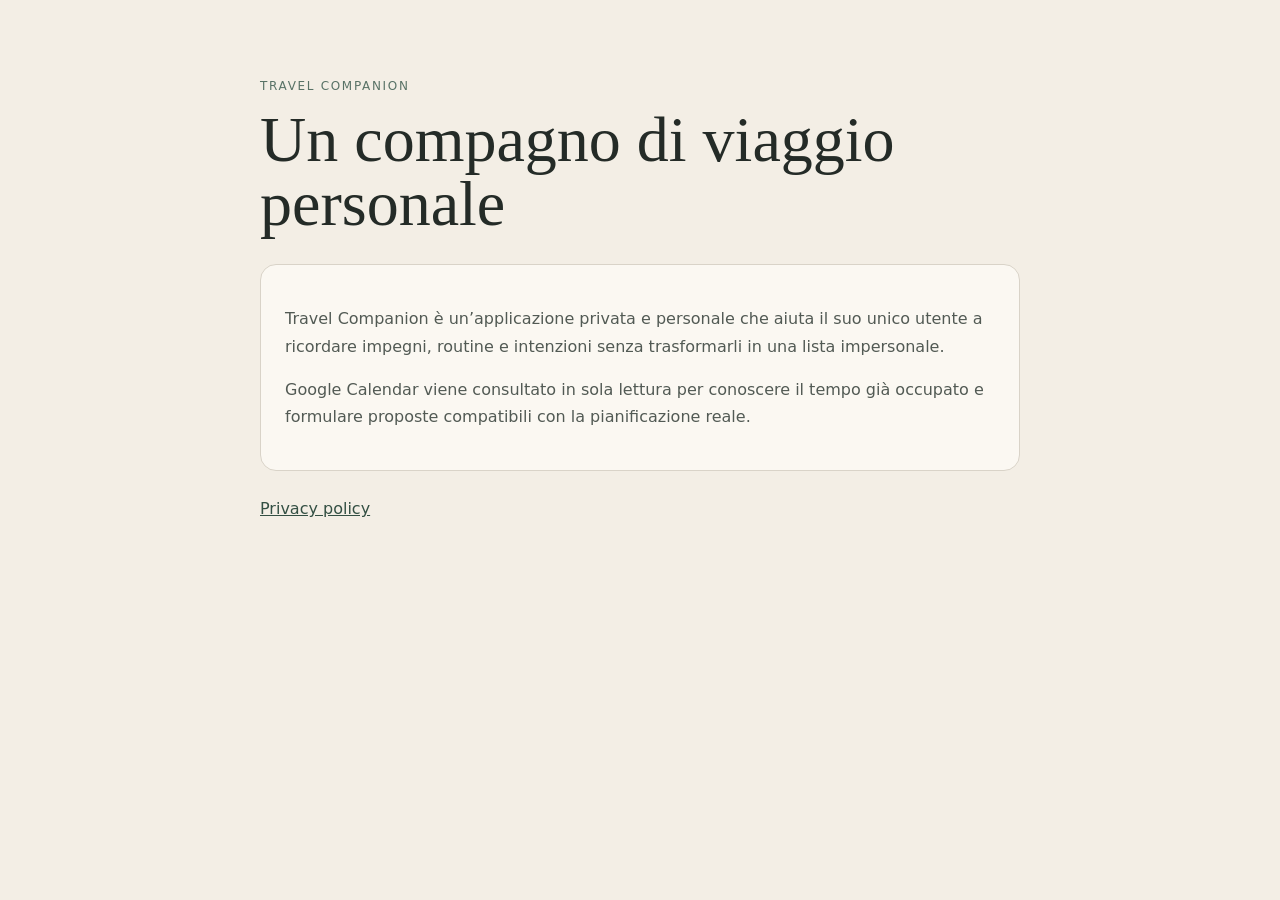
<file: app/static/about.html>
<!doctype html><html lang="it"><head><meta charset="utf-8"><meta name="viewport" content="width=device-width,initial-scale=1"><title>Travel Companion</title><style>body{margin:0;background:#f3eee5;color:#242b27;font:16px/1.7 system-ui,sans-serif}.page{width:min(760px,calc(100% - 40px));margin:0 auto;padding:64px 0}h1,h2{font-family:Georgia,serif;font-weight:500}h1{font-size:clamp(40px,7vw,64px);line-height:1;margin:12px 0 28px}h2{margin-top:34px}p,li{color:#525a54}.eyebrow{text-transform:uppercase;letter-spacing:.14em;font-size:12px;color:#587266}a{color:#334f43}.card{background:#fbf8f2;border:1px solid #d9d3c8;border-radius:16px;padding:24px;margin:24px 0}</style></head><body><main class="page"><p class="eyebrow">Travel Companion</p><h1>Un compagno di viaggio personale</h1><div class="card"><p>Travel Companion è un’applicazione privata e personale che aiuta il suo unico utente a ricordare impegni, routine e intenzioni senza trasformarli in una lista impersonale.</p><p>Google Calendar viene consultato in sola lettura per conoscere il tempo già occupato e formulare proposte compatibili con la pianificazione reale.</p></div><p><a href="/privacy">Privacy policy</a></p></main></body></html>
</file>
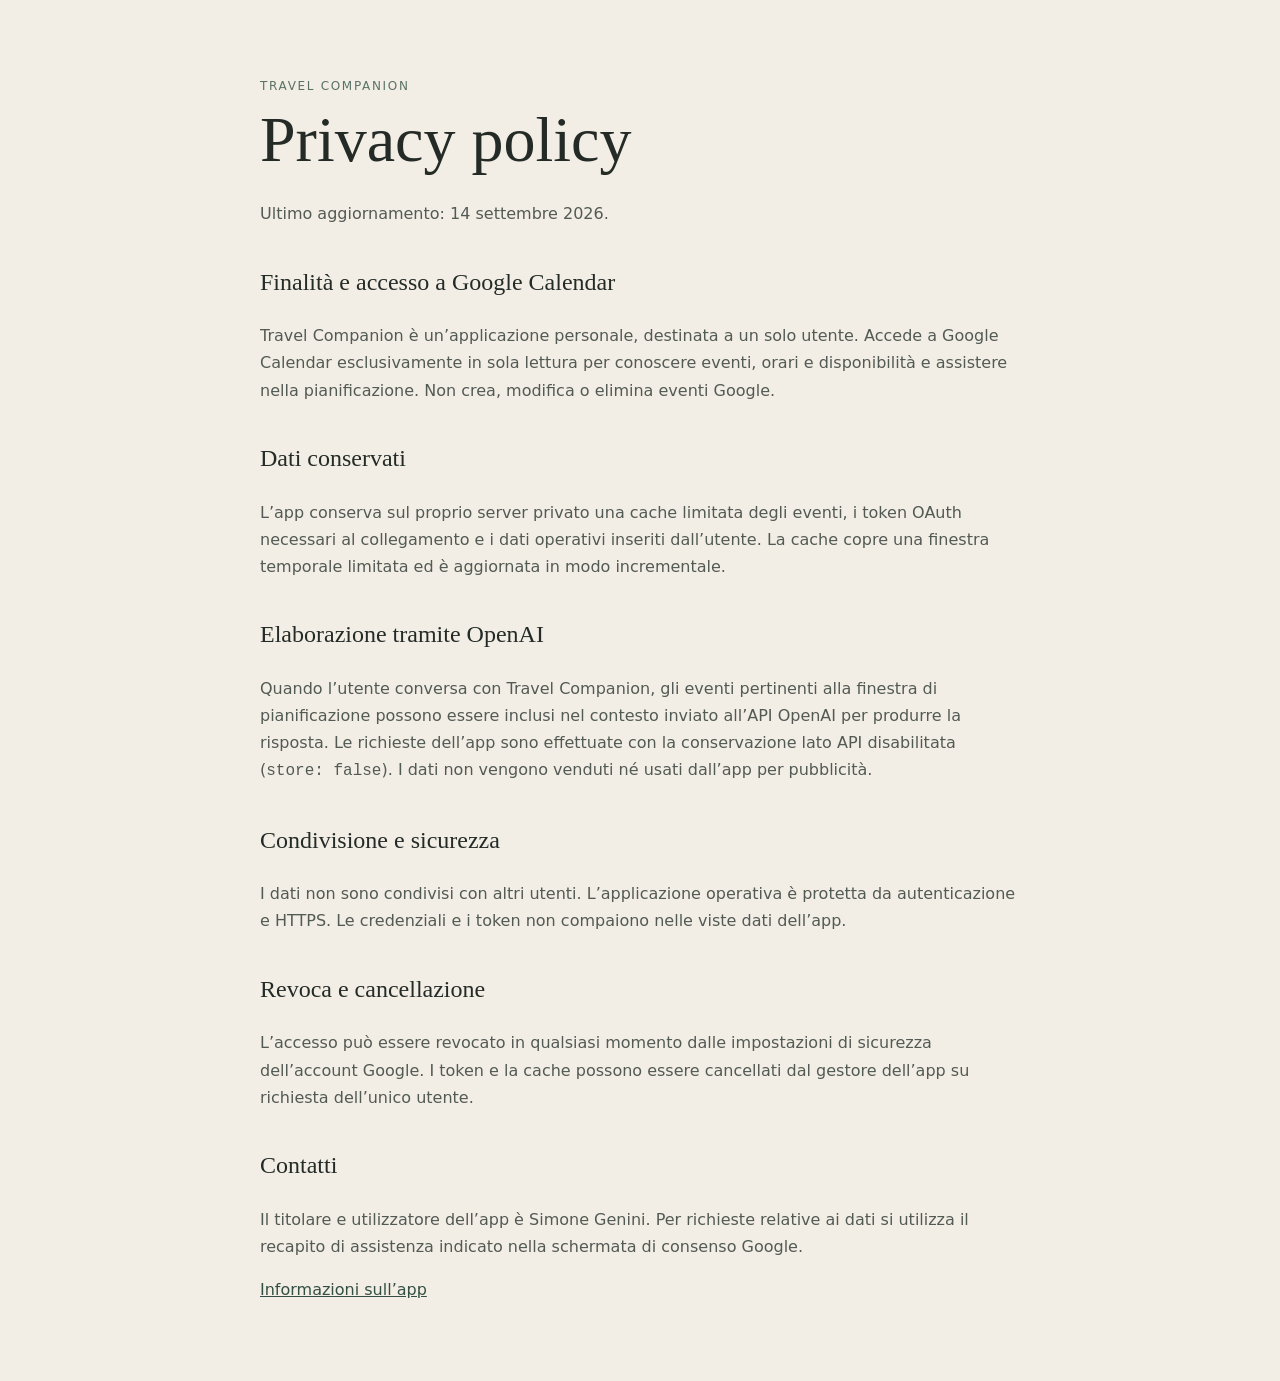
<file: app/static/privacy.html>
<!doctype html><html lang="it"><head><meta charset="utf-8"><meta name="viewport" content="width=device-width,initial-scale=1"><title>Privacy policy — Travel Companion</title><style>body{margin:0;background:#f3eee5;color:#242b27;font:16px/1.7 system-ui,sans-serif}.page{width:min(760px,calc(100% - 40px));margin:0 auto;padding:64px 0}h1,h2{font-family:Georgia,serif;font-weight:500}h1{font-size:clamp(40px,7vw,64px);line-height:1;margin:12px 0 28px}h2{margin-top:34px}p,li{color:#525a54}.eyebrow{text-transform:uppercase;letter-spacing:.14em;font-size:12px;color:#587266}a{color:#334f43}.card{background:#fbf8f2;border:1px solid #d9d3c8;border-radius:16px;padding:24px;margin:24px 0}</style></head><body><main class="page"><p class="eyebrow">Travel Companion</p><h1>Privacy policy</h1><p>Ultimo aggiornamento: 14 settembre 2026.</p><h2>Finalità e accesso a Google Calendar</h2><p>Travel Companion è un’applicazione personale, destinata a un solo utente. Accede a Google Calendar esclusivamente in sola lettura per conoscere eventi, orari e disponibilità e assistere nella pianificazione. Non crea, modifica o elimina eventi Google.</p><h2>Dati conservati</h2><p>L’app conserva sul proprio server privato una cache limitata degli eventi, i token OAuth necessari al collegamento e i dati operativi inseriti dall’utente. La cache copre una finestra temporale limitata ed è aggiornata in modo incrementale.</p><h2>Elaborazione tramite OpenAI</h2><p>Quando l’utente conversa con Travel Companion, gli eventi pertinenti alla finestra di pianificazione possono essere inclusi nel contesto inviato all’API OpenAI per produrre la risposta. Le richieste dell’app sono effettuate con la conservazione lato API disabilitata (<code>store: false</code>). I dati non vengono venduti né usati dall’app per pubblicità.</p><h2>Condivisione e sicurezza</h2><p>I dati non sono condivisi con altri utenti. L’applicazione operativa è protetta da autenticazione e HTTPS. Le credenziali e i token non compaiono nelle viste dati dell’app.</p><h2>Revoca e cancellazione</h2><p>L’accesso può essere revocato in qualsiasi momento dalle impostazioni di sicurezza dell’account Google. I token e la cache possono essere cancellati dal gestore dell’app su richiesta dell’unico utente.</p><h2>Contatti</h2><p>Il titolare e utilizzatore dell’app è Simone Genini. Per richieste relative ai dati si utilizza il recapito di assistenza indicato nella schermata di consenso Google.</p><p><a href="/about">Informazioni sull’app</a></p></main></body></html>
</file>
